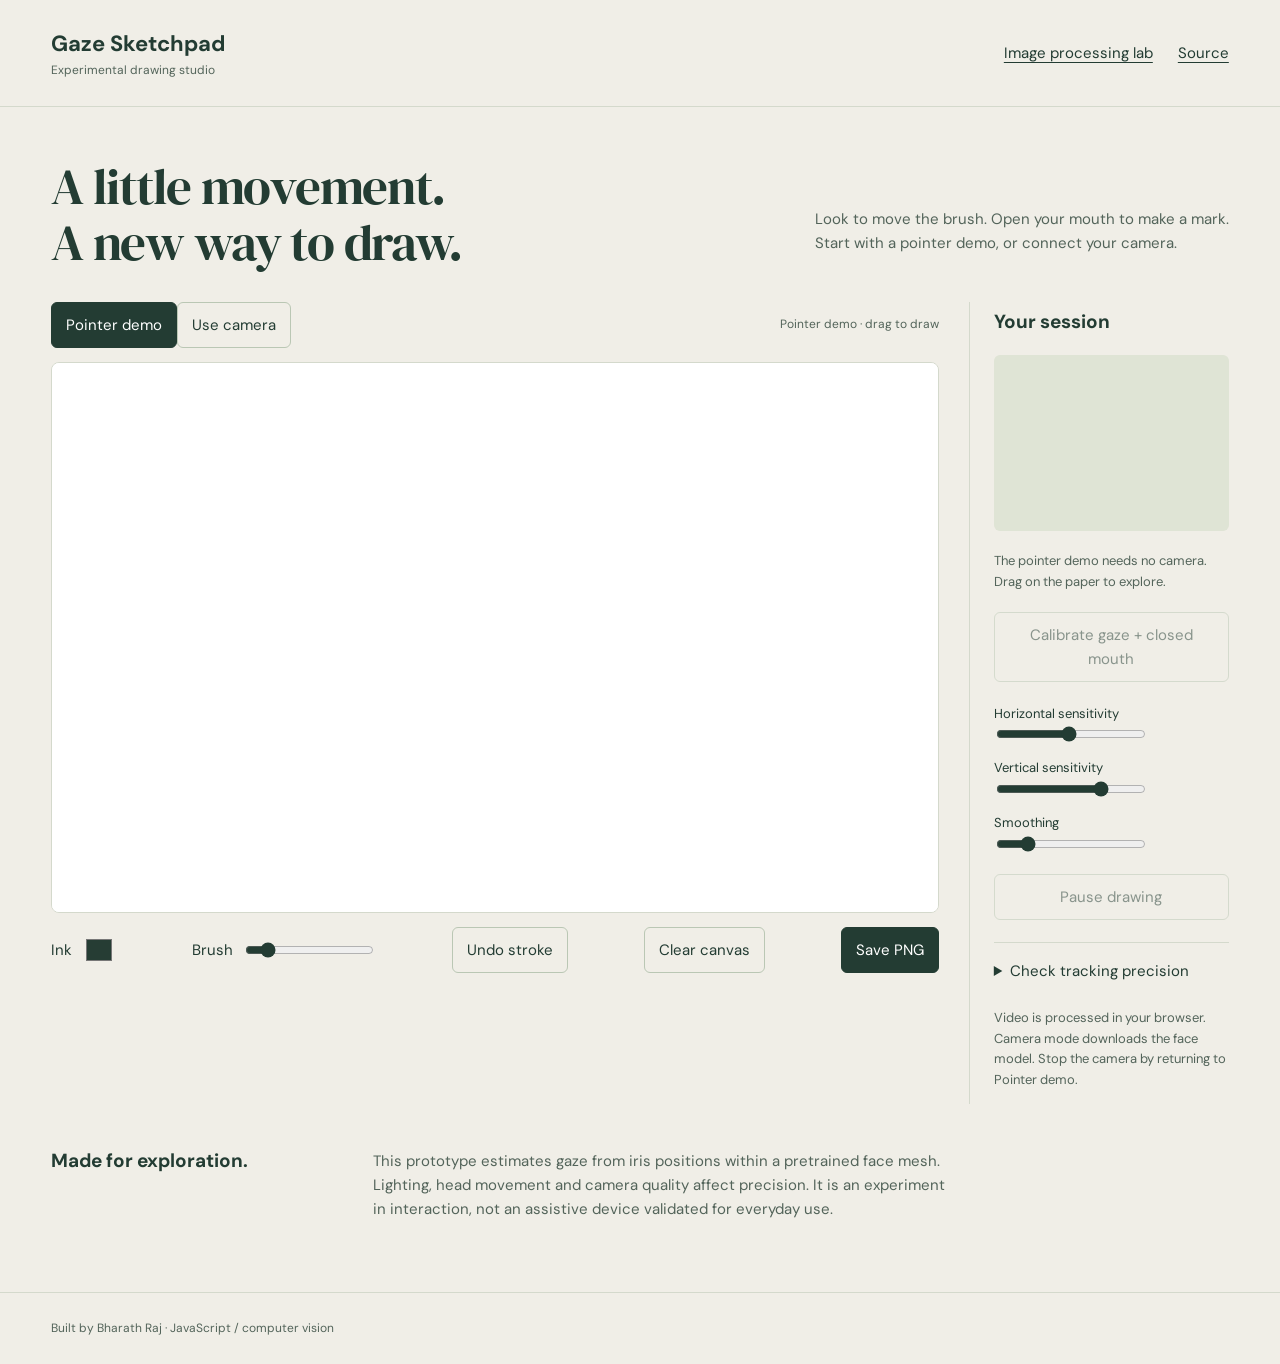
<file: index.html>
<!doctype html><html lang="en"><head><meta charset="utf-8"><meta name="viewport" content="width=device-width,initial-scale=1"><title>Gaze Sketchpad — draw with your eyes</title><meta name="description" content="An experimental webcam drawing studio using iris landmarks and mouth gestures."><link rel="stylesheet" href="studio.css"><script defer src="GazeTracker.js"></script><script defer src="mouthOpenDetector.js"></script><script defer src="studio.js"></script></head>
<body><header><a class="brand" href="index.html">Gaze Sketchpad<span>Experimental drawing studio</span></a><nav><a href="processing.html">Image processing lab</a><a href="https://github.com/Bharath-Raj-Official/gaze-sketchpad">Source</a></nav></header>
<main><div class="intro"><h1>A little movement.<br>A new way to draw.</h1><p>Look to move the brush. Open your mouth to make a mark.<br>Start with a pointer demo, or connect your camera.</p></div>
<section class="studio" aria-label="Drawing studio"><div class="workspace"><div class="toolbar"><div class="modes"><button id="pointer" aria-pressed="true">Pointer demo</button><button id="camera" aria-pressed="false">Use camera</button></div><span id="status" role="status">Pointer demo · drag to draw</span></div><div class="paper"><canvas id="paper" width="1000" height="620" aria-label="Drawing canvas. In pointer mode, drag to draw."></canvas><span id="cursor" hidden></span><span id="target" hidden>Look here</span></div><div class="tools"><label>Ink <input id="ink" type="color" value="#263d34"></label><label>Brush <input id="brush" type="range" min="1" max="16" value="3"></label><button id="undo">Undo stroke</button><button id="clear">Clear canvas</button><button id="export">Save PNG</button></div></div>
<aside><h2>Your session</h2><video id="preview" autoplay muted playsinline aria-label="Local camera preview"></video><p id="camera-note">The pointer demo needs no camera. Drag on the paper to explore.</p><button id="calibrate" disabled>Calibrate gaze + closed mouth</button><label>Horizontal sensitivity <input id="sx" type="range" min="1" max="30" value="15"></label><label>Vertical sensitivity <input id="sy" type="range" min="1" max="30" value="22"></label><label>Smoothing <input id="smooth" type="range" min="5" max="60" value="15"></label><button id="pause" disabled>Pause drawing</button><details><summary>Check tracking precision</summary><p>Keep looking at the centre marker for three seconds. This measures this session, not a general accuracy claim.</p><button id="measure" disabled>Measure centre error + jitter</button><p id="metrics" role="status">No measurements yet.</p></details><p class="privacy">Video is processed in your browser. Camera mode downloads the face model. Stop the camera by returning to Pointer demo.</p></aside></section>
<section class="notes"><h2>Made for exploration.</h2><p>This prototype estimates gaze from iris positions within a pretrained face mesh. Lighting, head movement and camera quality affect precision. It is an experiment in interaction, not an assistive device validated for everyday use.</p></section></main><footer>Built by Bharath Raj · JavaScript / computer vision</footer></body></html>
</file>
<file: studio.css>
@import url('https://fonts.googleapis.com/css2?family=DM+Sans:wght@400;500;600;700&family=DM+Serif+Display&display=swap');
:root{--bg:#f0eee7;--ink:#233c33;--muted:#53645a;--line:#d4d9cc;--accent:#dbe8bd}*{box-sizing:border-box}body{margin:0;background:var(--bg);color:var(--ink);font:15px/1.6 'DM Sans',sans-serif}header,main,footer{max-width:1480px;margin:auto;padding:26px 4vw}header{display:flex;align-items:center;justify-content:space-between;border-bottom:1px solid var(--line)}a{color:inherit;text-underline-offset:4px}.brand{font-size:22px;font-weight:700;text-decoration:none}.brand span{display:block;font-size:12px;font-weight:400;color:var(--muted)}nav{display:flex;gap:25px}.intro{display:flex;align-items:end;justify-content:space-between;margin:26px 0 32px;gap:24px}h1{font:clamp(36px,4vw,64px)/1.08 'DM Serif Display',serif;letter-spacing:-.025em;margin:0}.intro p{color:var(--muted);max-width:48ch}.studio{display:grid;grid-template-columns:minmax(0,1fr) 260px;gap:30px}.workspace{min-width:0}.toolbar,.tools{display:flex;align-items:center;justify-content:space-between;gap:12px;flex-wrap:wrap;padding:14px 0}.toolbar{padding-top:0}button{border:1px solid #bac7b4;border-radius:6px;background:transparent;padding:10px 14px;color:var(--ink);font:inherit;cursor:pointer;min-height:44px}button:hover{background:#e0e6d7}button[aria-pressed=true],#export{background:var(--ink);color:white;border-color:var(--ink)}button:disabled{opacity:.5;cursor:default}.paper{background:white;position:relative;line-height:0;border:1px solid var(--line);border-radius:8px;overflow:hidden}canvas{display:block;width:100%;height:auto;touch-action:none;cursor:crosshair}.tools label{display:flex;align-items:center;gap:10px}input[type=range]{max-width:150px;accent-color:var(--ink)}input[type=color]{border:0;background:transparent;width:34px;height:32px}aside{padding:8px 0 0 24px;border-left:1px solid var(--line)}h2{font-size:19px;line-height:1.3;margin:0 0 20px}video{width:100%;aspect-ratio:4/3;object-fit:cover;border-radius:6px;background:#dfe4d5;transform:scaleX(-1)}aside label{display:block;font-size:13px;margin:16px 0}aside label input{display:block;width:100%;max-width:none}aside button{width:100%;margin:6px 0}aside p{font-size:13px;color:var(--muted)}details{border-top:1px solid var(--line);padding-top:16px;margin-top:16px}summary{cursor:pointer}.privacy{margin-top:25px}#status{font-size:12px;color:var(--muted)}#cursor{position:absolute;width:16px;height:16px;border:2px solid var(--ink);border-radius:50%;pointer-events:none;transform:translate(-50%,-50%)}#target{position:absolute;left:50%;top:50%;transform:translate(-50%,-50%);padding:20px;background:var(--accent);border-radius:50%;line-height:1.2;pointer-events:none}.notes{display:grid;grid-template-columns:1fr 2fr;gap:32px;max-width:900px;padding-top:45px}.notes p{margin-top:0;color:var(--muted);max-width:65ch}footer{color:var(--muted);font-size:12px;border-top:1px solid var(--line);margin-top:30px}:focus-visible{outline:3px solid #508039;outline-offset:4px}::selection{background:var(--accent)}@media(max-width:850px){.studio{grid-template-columns:1fr}.intro{display:block}aside{border-left:0;border-top:1px solid var(--line);padding:24px 0;display:grid;grid-template-columns:1fr 1fr;gap:10px 24px}aside h2,aside .privacy,aside details{grid-column:1/-1}video{max-width:260px}.notes{display:block}header{align-items:start}nav{font-size:12px;gap:12px}.brand{font-size:18px}}@media(prefers-reduced-motion:reduce){*{scroll-behavior:auto}}
</file>
